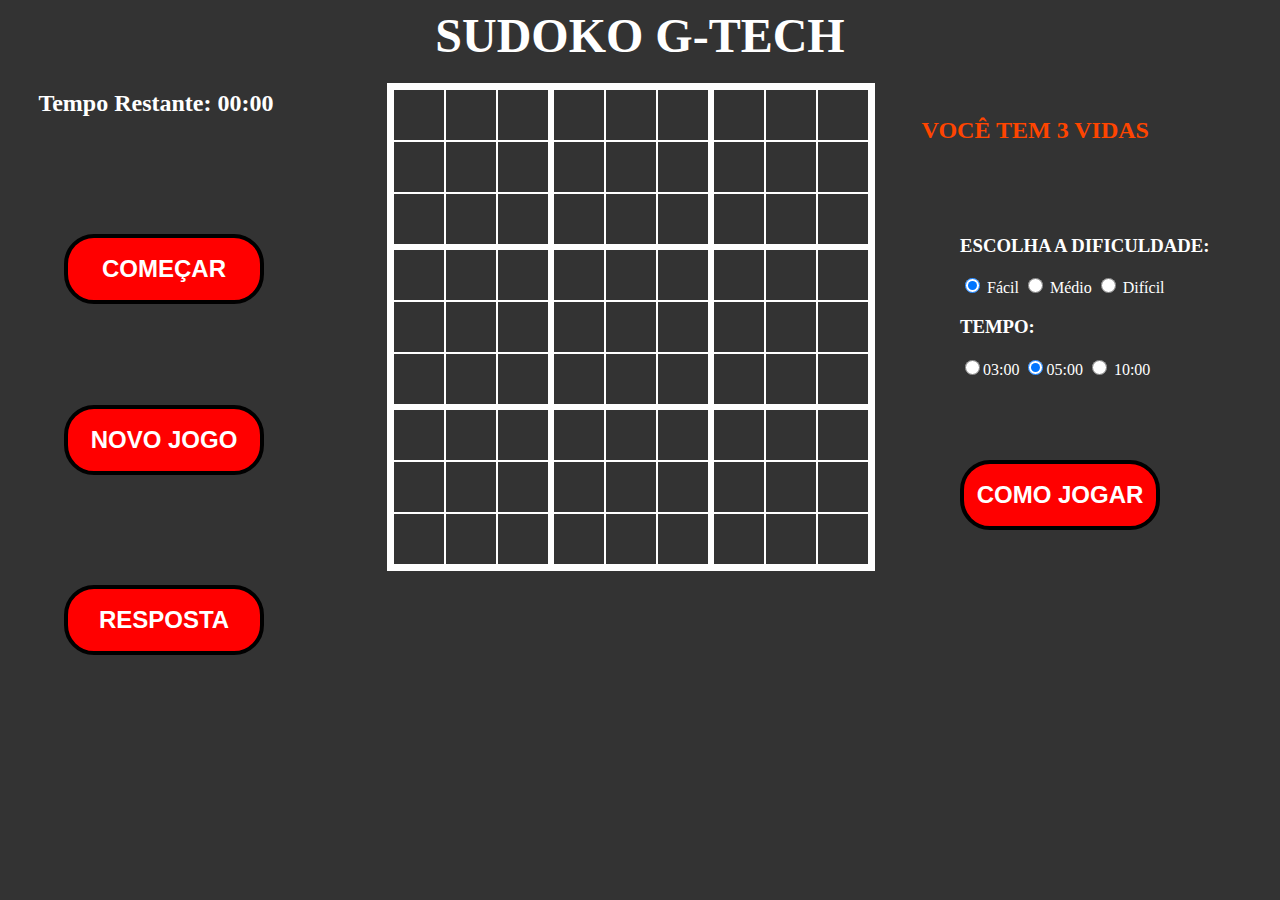
<file: Site da amostra completo/Site da amostra completo/Sudoku Game-20221025T142231Z-001/Sudoku Game/index.html>
<!DOCTYPE html>
<html lang="en">
<head>
    <meta charset="UTF-8">
    <meta http-equiv="X-UA-Compatible" content="IE=edge">
    <meta name="viewport" content="width=device-width, initial-scale=1.0">
    <title>Document</title>
    <!-- link a páin-->
    <link rel="stylesheet" href="style.css">
</head>
<body>

    <!--div que cria o título do jogo na página-->

    <h1>SUDOKO G-TECH</h1>

    <!--div que cria os quadrados que abrigam os números no jogo-->

    <div id="main">
        <div id="row1">
           <div id="box1" class="box"></div>
           <div id="box2" class="box"></div>
           <div id="box3" class="box"></div> 
        </div>
        <div id="row2">
            <div id="box4" class="box"></div>
            <div id="box5" class="box"></div>
            <div id="box6" class="box"></div>
        </div>
        <div id="row3">
            <div id="box7" class="box"></div>
            <div id="box8" class="box"></div>
            <div id="box9" class="box"></div>
        </div>
    </div>
    <!--div que cria os botões da página do jogo-->

    <button type="button" id="start" onclick="start()">COMEÇAR</button>
    <button type="button" id="replay" onclick="replay()">NOVO JOGO</button>
    <button type="button" id="answer" onclick="answer()">RESPOSTA</button>

    <!--div que cria os botões de escolha de dificuldade-->

    <div id="game_type">
        <h3>ESCOLHA A DIFICULDADE:</h3>
        <label><input type="radio" id="easy" class="label" name="diff_level" checked> Fácil</label>
        <label><input type="radio" id="medium" class="label" name="diff_level" > Médio</label>
        <label><input type="radio" id="hard" class="label" name="diff_level"> Difícil</label>

    <!--div que cria os botões de escolha de tempo-->
        <h3>TEMPO:</h3>
        <label><input type="radio" id="time1" class="label" name="time"><span id="time1_min">03</span>:<span id="time1_sec">00</span></label>
        <label><input type="radio" id="time2" class="label" name="time" checked><span id="time2_min">05</span>:<span id="time2_sec">00</span></label>
        <label><input type="radio" id="time3" class="label" name="time"> <span id="time3_min">10</span>:<span id="time3_sec">00</span></label>
        
        <button type="button" id="help" onclick="help()">COMO JOGAR</button>

    </div>
    
    <!-- div que cria o contador de vidas-->

    <div id="lives">VOCÊ TEM <span id="rem_live">3</span> VIDAS</div>

    <!-- div que cria o contador de tempo-->

    <div id="timer">Tempo Restante: <span id="time_min">00</span>:<span id="time_sec">00</span></div>

    <script src="script.js"></script>
    
</body>
</html>
</file>
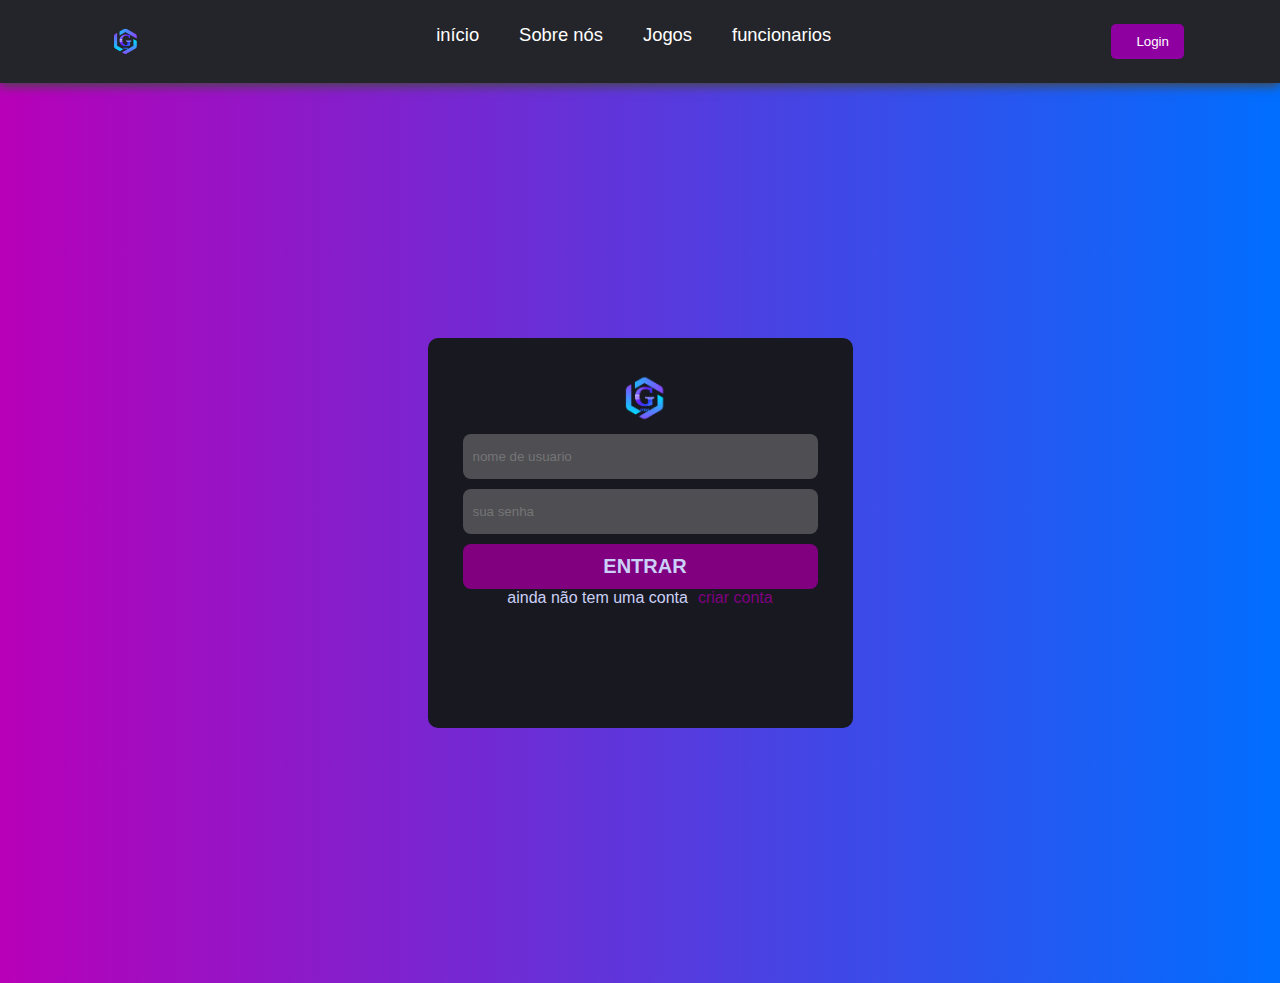
<file: Site da amostra completo/Site da amostra completo/Começar.html>
<!DOCTYPE html>
<html lang="pt-br">
<head>
    <meta charset="UTF-8">
    <link rel="shortcut icon" href="Logoamostra(versão_png).png">
    <meta http-equiv="X-UA-Compatible" content="IE=edge">
    <meta name="viewport" content="width=device-width, initial-scale=1.0">
    <link rel="stylesheet" href="CSScomeçar.css">
    <link rel="stylesheet" href="menu.css">
    <title>Login G-TECH</title>
</head>
<body>
    <header> <!--Comando utilizado para criação de menu com a utilidade de conectar o site-->
        <nav class="nav-bar">
            <div class="logo">
                <a href="HOME_G-tech.html" class="logo"><img src="Logoamostra(versão_png).png" alt="40" width="40"> </a>
            </div>
            <div class="nav-list">
                <ul>
                    <li class="nav-item"><a href="HOME_G-tech.html" class="nav-link">início</a></li>
                    <li class="nav-item"><a href="Sobre nós G-TECH.html" class="nav-link">Sobre nós</a></li>
                    <li class="nav-item"><a href="Jogos G-TECH.html" class="nav-link">Jogos</a></li>
                    <li class="nav-item"><a href="funcionarios.html" class="nav-link">funcionarios</a></li>
                </ul>
            </div>

            <div class="login-button">
                <button><a href="Começar.html">Login</a></button>
            </div>
        </header> 
        <!--Comando utilizado para criação de uma section chamada area-login-->
    <section class="area-login">  
        <!--Comando utilizado para criação de classe chamada login-->
        <div class="login">
            <div>
                <!--Codigo para adicionar a imagem da logo da empresa junto com um link para outra pagina-->
                <a href="HOME_G-tech.html" class="logo"><img src="Logoamostra(versão_png).png"></a>
            </div>
  <!--criação do formulario para o login do site, nome de usuario, senha e entrar-->
            <form method="POST">
                <input type="text" name="nome" placeholder="nome de usuario"autofocus>
                <input type="password" name="senha" placeholder="sua senha">
                <input type="submit" value="entrar">
            </form>
            <!--codigo utilizado para caso o cliente nn tenha conta-->
        <p>ainda não tem uma conta<a href="">criar conta</a></p>    
        </div>
    </section>
</body>
</html>
</file>
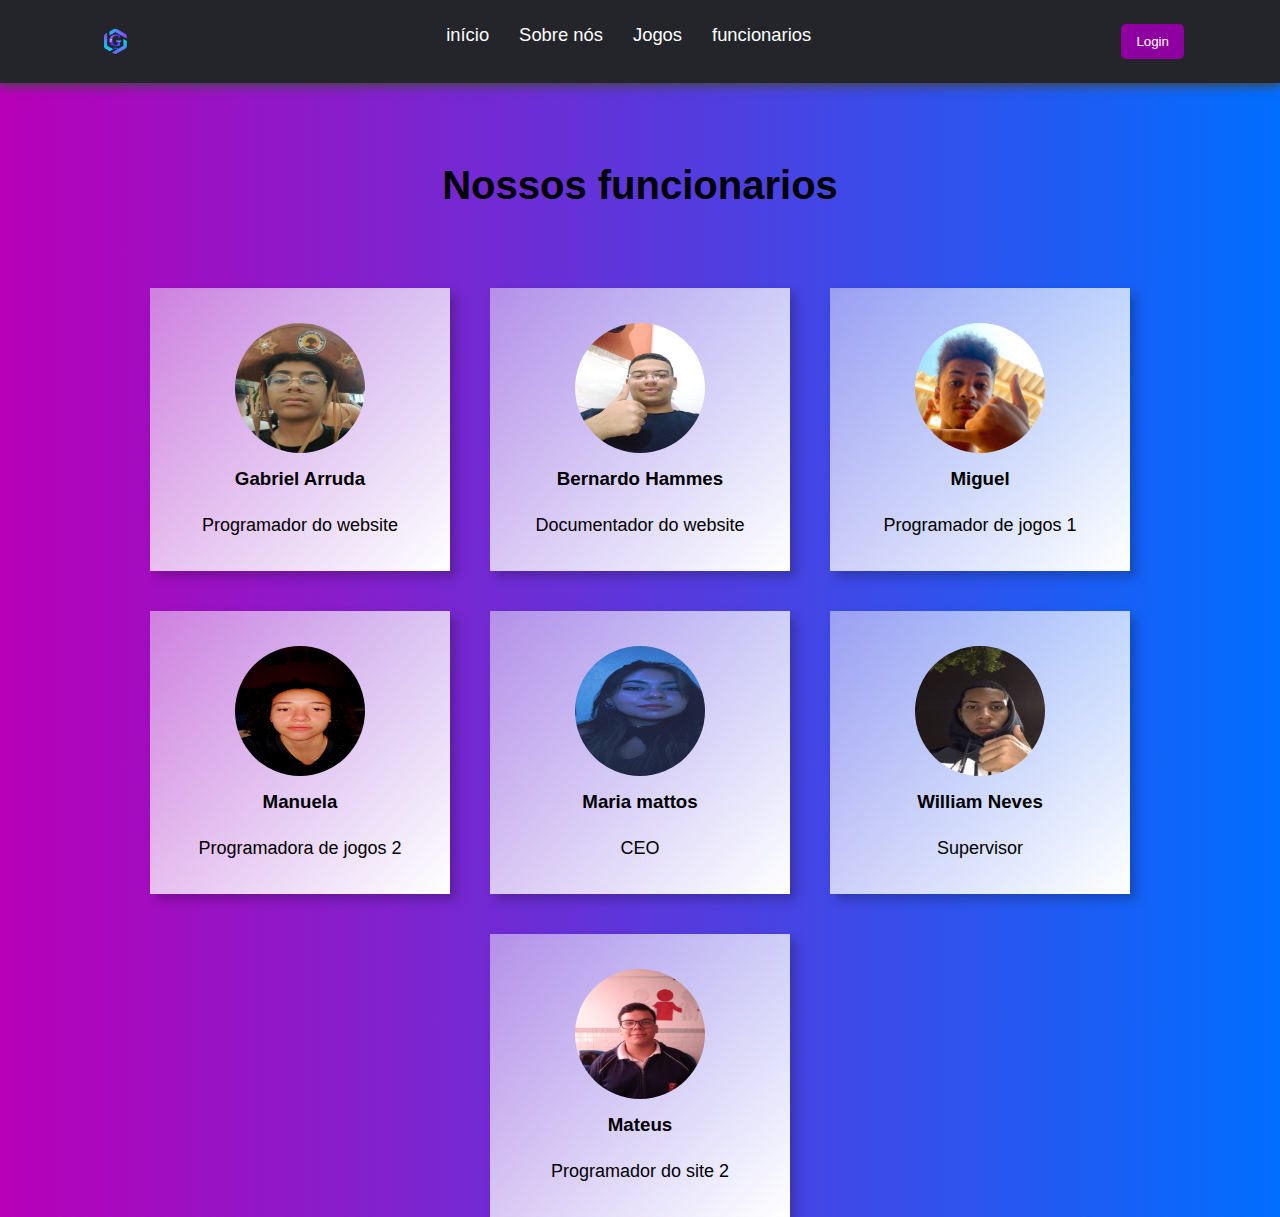
<file: Site da amostra completo/Site da amostra completo/funcionarios.html>
<!DOCTYPE html>
<html lang="pt-br">
<head>
    <meta charset="UTF-8">
    <link rel="shortcut icon" href="Logoamostra(versão_png).png">
    <meta http-equiv="X-UA-Compatible" content="IE=edge">
    <meta name="viewport" content="width=device-width, initial-scale=1.0">
    <link rel="stylesheet" a href="funcionariosstyle.css">
    <link rel="stylesheet" href="menu.css"/>

    <title>FUNCIONARIOS G-TECH</title>
</head>
<body>
    <header>  <!--Comando utilizado para criação de menu com a utilidade de conectar o site-->
        <nav class="nav-bar">
            <div class="logo">
                <a href="HOME_G-tech.html" class="logo"><img src="Logoamostra(versão_png).png" alt="40" width="40"> </a>
            </div>
            <div class="nav-list">
                <ul>
                    <li class="nav-item"><a href="HOME_G-tech.html" class="nav-link">início</a></li>
                    <li class="nav-item"><a href="Sobre nós G-TECH.html" class="nav-link">Sobre nós</a></li>
                    <li class="nav-item"><a href="Jogos G-TECH.html" class="nav-link">Jogos</a></li>
                    <li class="nav-item"><a href="funcionarios.html" class="nav-link">funcionarios</a></li>
                </ul>
            </div>

            <div class="login-button">
                <button><a href="Começar.html">Login</a></button>
            </div>
        </header>
    <h1>Nossos funcionarios</h1>
<!--Comando para criação de section class chamada de cards.-->
    <section class="cards">
<!--Comando para criação de uma div class chamada de card.-->
        <div class="card">
<!--Comando para aderir a imagem e o texto no card-->
    <img class="user" src="Gabriel arruda.jpeg" alt="">
    <h3>Gabriel Arruda </h3>

    <div class="stars">

    </div>
<!--repetição do codigo anterior com leves alterações-->
    <p>Programador do website</p>

        </div>
        
        <div class="card">
            <img class="user" src="Bernardo hammes 2.jpeg" alt="">
            <h3>Bernardo Hammes</h3>
        
            <p>Documentador do website</p>
        </div>

        <div class="card">
            <img class="user" src="Miguel.jpeg" alt="">
            <h3>Miguel </h3>
        
            <p>Programador de jogos 1</p>
        
        </div>

        <div class="card">
            <img class="user" src="Manuela.jpeg" alt="">
            <h3>Manuela </h3>
        
            <p>Programadora de jogos 2</p>
        
        </div>
        
        <div class="card">
            <img class="user" src="duda.jpeg" width="60">
            <h3>Maria mattos </h3>
        
            <p>CEO</p>
        
        </div>
                
        <div class="card">
            <img class="user" src="William neves.jpeg" width="60">
            <h3>William Neves</h3>
        
            <p>Supervisor</p>
        
        </div>
    </div>
    <br>
    <div class="card">
        <img class="user" src="Matues.jpeg" alt="">
        <h3>Mateus</h3>
    
        <p>Programador do site 2</p>
    
    </div>


    </section>

    
</body>
</html>
</file>
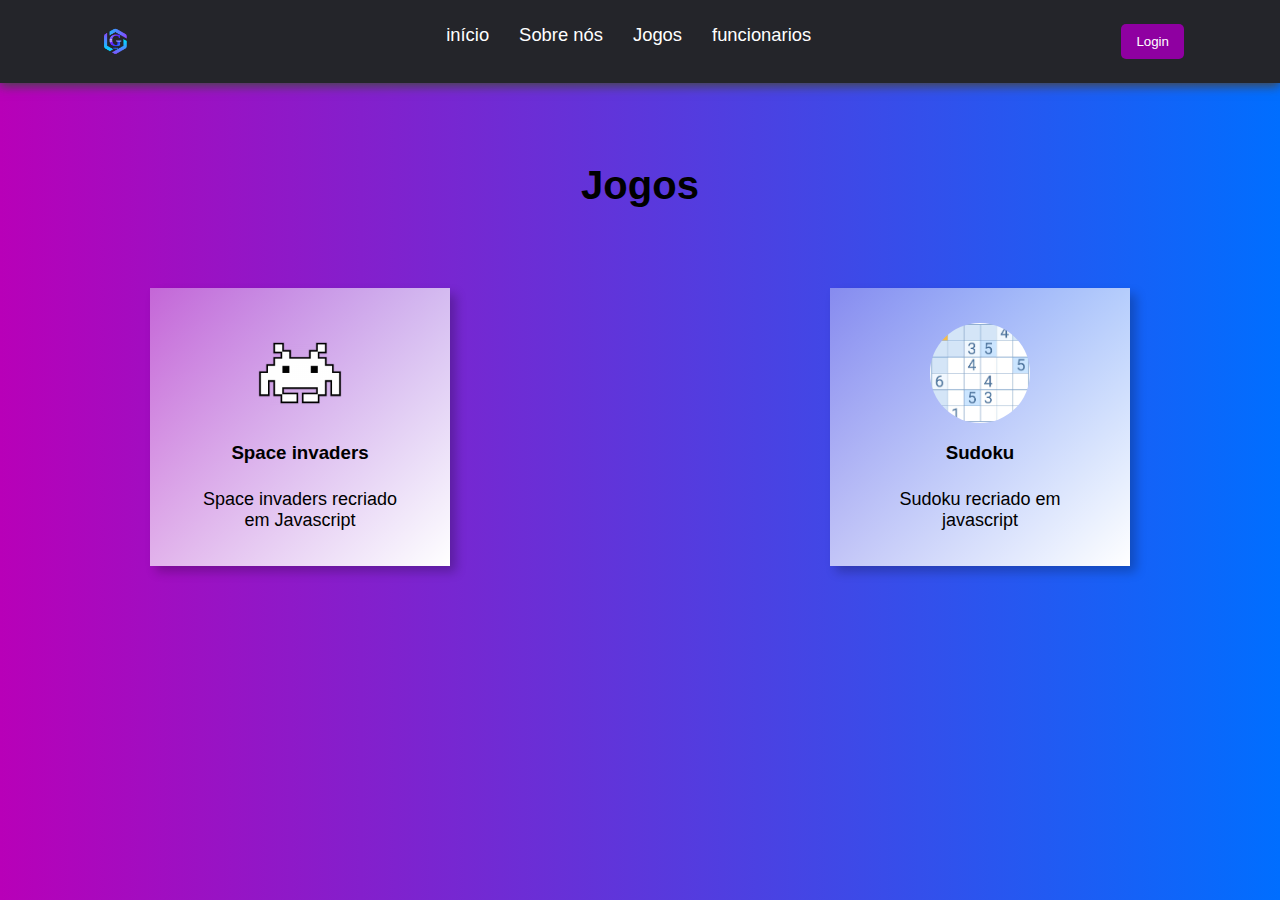
<file: Site da amostra completo/Site da amostra completo/Jogos G-TECH.html>
<!DOCTYPE html>
<html lang="pt-br">
<head>
    <meta charset="UTF-8">
    <link rel="shortcut icon" href="Logoamostra(versão_png).png">
    <meta http-equiv="X-UA-Compatible" content="IE=edge">
    <meta name="viewport" content="width=device-width, initial-scale=1.0">
    <link rel="stylesheet" a href="stylesJOGOS.css">
    <link rel="stylesheet" href="menu.css"/>

    <title>JOGOS G-TECH</title>
</head>
<body>
    <header> <!--Comando para a criação de menu para conectar o site-->
        <nav class="nav-bar">
            <div class="logo">
                <a href="HOME_G-tech.html" class="logo"><img src="Logoamostra(versão_png).png" alt="40" width="40"> </a>
            </div>
            <div class="nav-list">
                <ul>
                    <li class="nav-item"><a href="HOME_G-tech.html" class="nav-link">início</a></li>
                    <li class="nav-item"><a href="Sobre nós G-TECH.html" class="nav-link">Sobre nós</a></li>
                    <li class="nav-item"><a href="Jogos G-TECH.html" class="nav-link">Jogos</a></li>
                    <li class="nav-item"><a href="funcionarios.html" class="nav-link">funcionarios</a></li>
                </ul>
            </div>

            <div class="login-button">
                <button><a href="Começar.html">Login</a></button>
            </div>
        </header>
    <h1>Jogos</h1>
<!--comando pra criar section class e uma div class nos comandos abaixo com a finalidade de criar um card-->
    <section class="cards">

        <div class="card">
<!--comando com a finalidade de criar um link com uma imagem no card-->
            <a href="Teste SPACING INVADERS/index.html"><img class="user" src="spacein.png"></a>
    <h3>Space invaders </h3>

    <div class="stars">

    </div>
    <!--texto do card-->
    <p>Space invaders recriado em Javascript</p>

        </div>
        <br>
        <div class="card">
            <a href="Sudoku Game-20221025T142231Z-001/Sudoku Game/index.html"><img class="user" src="transferir.png"></a>
            <h3>Sudoku</h3>
        
            <p> Sudoku recriado em javascript</p>
        </div>

    </section>

    
</body>
</html>
</file>
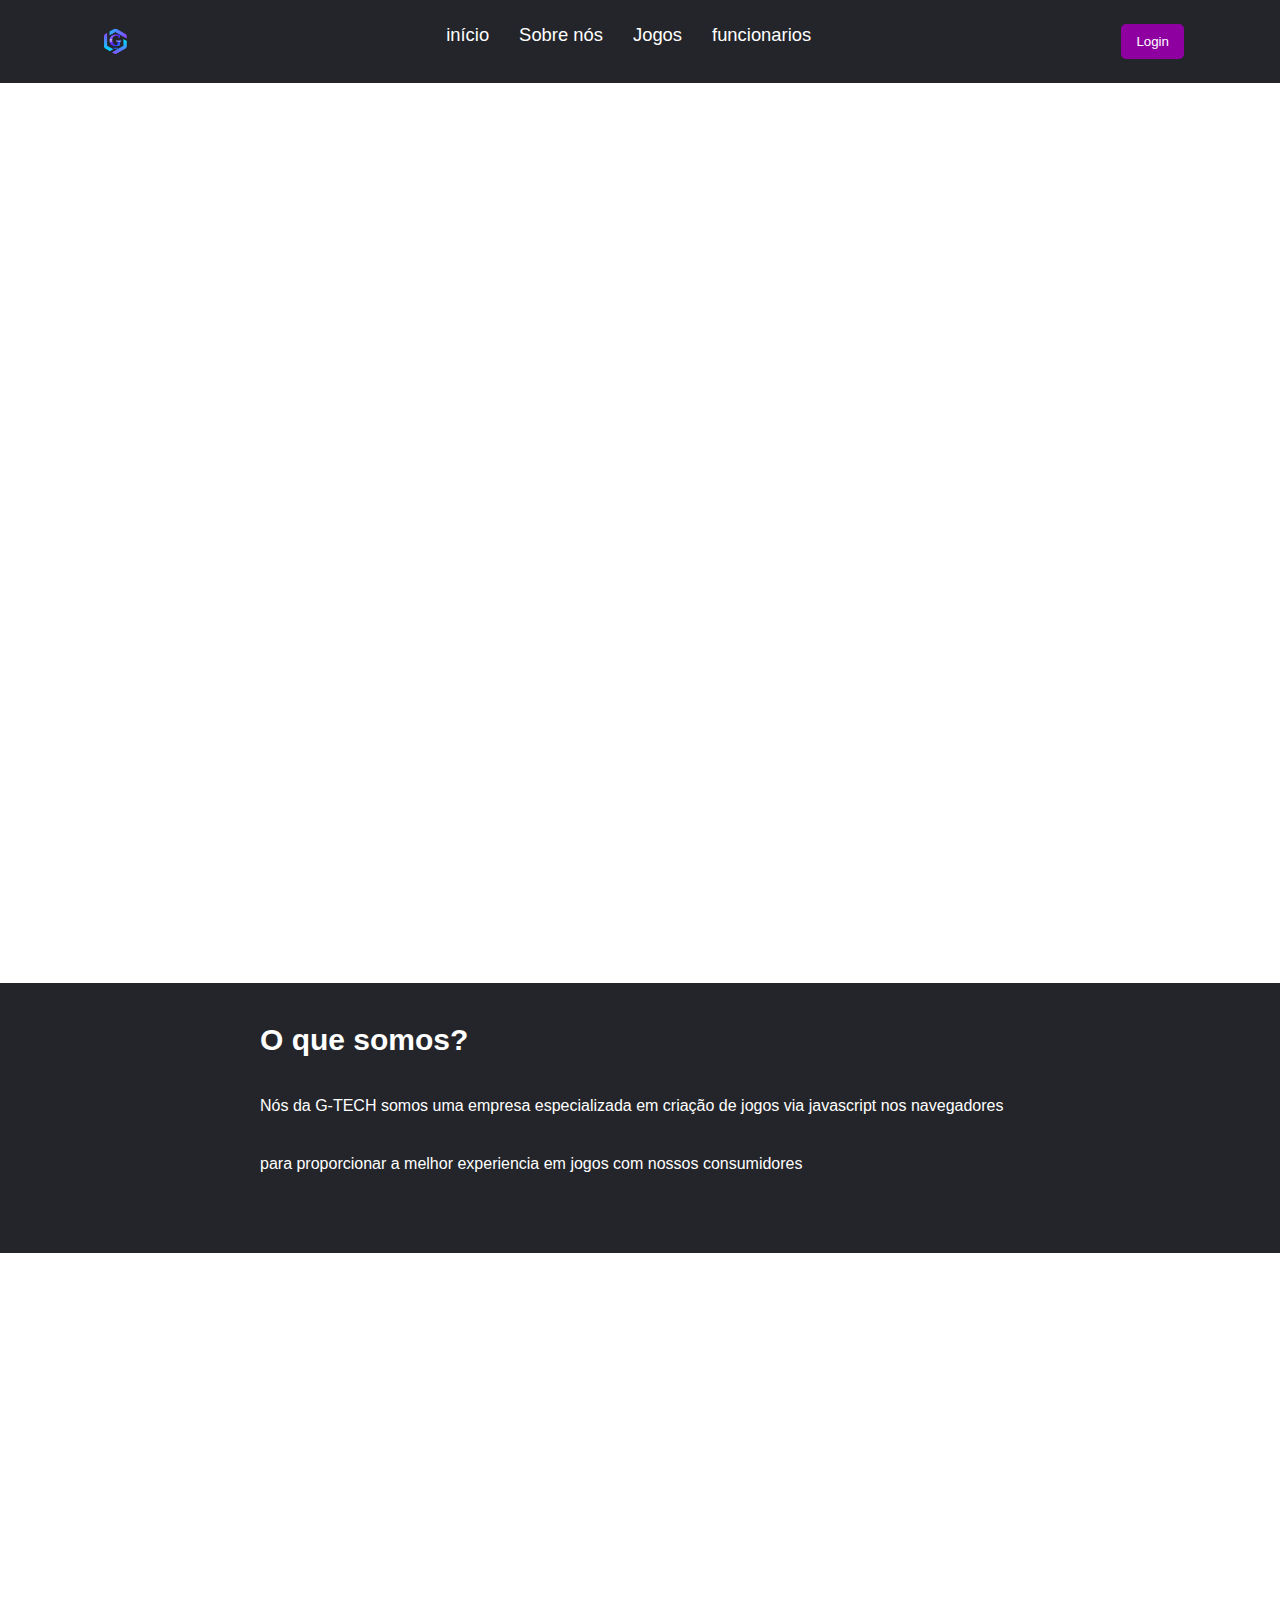
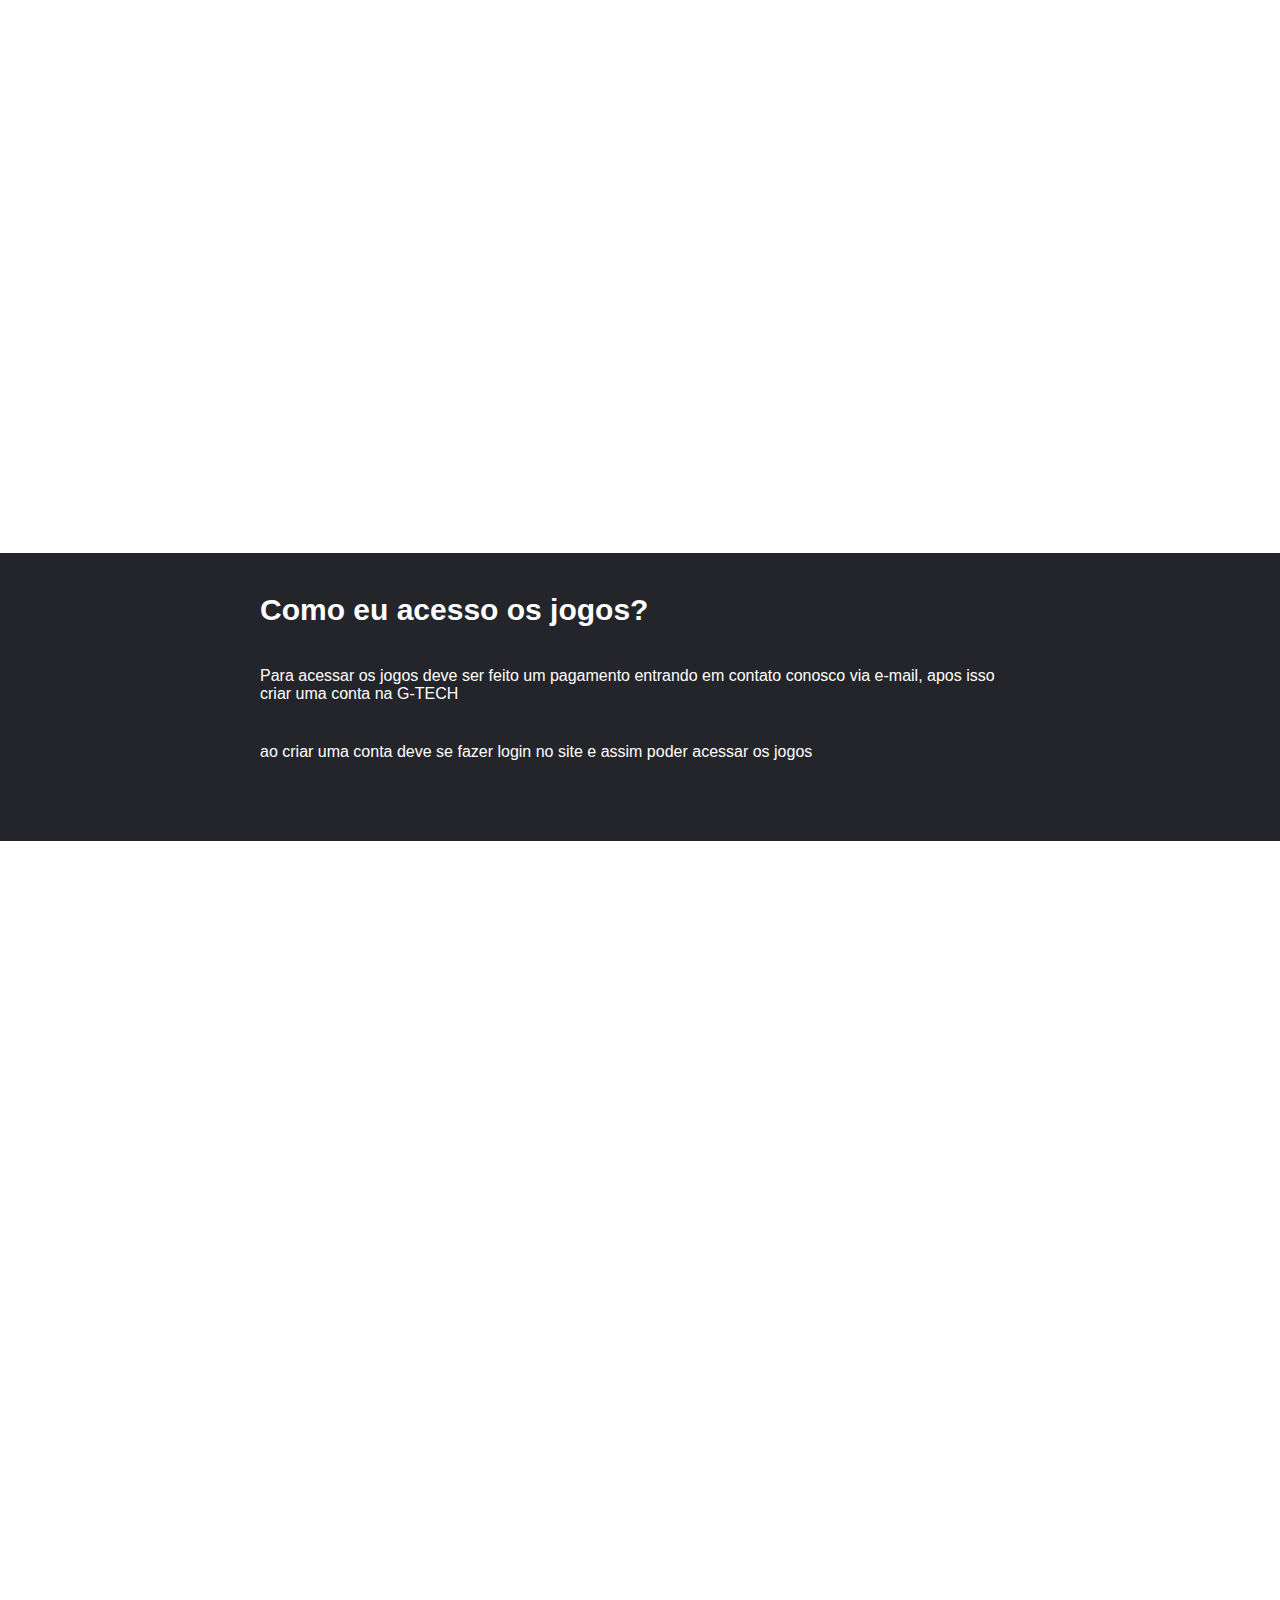
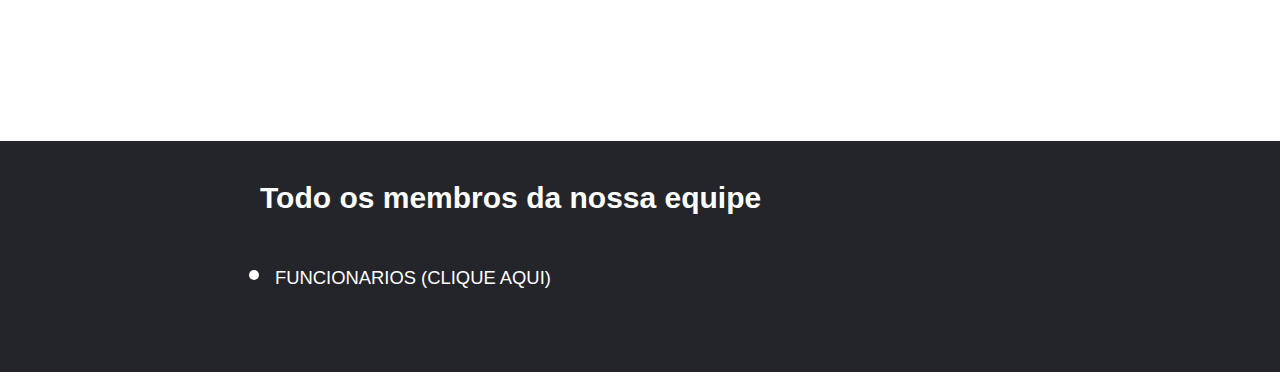
<file: Site da amostra completo/Site da amostra completo/Sobre nós G-TECH.html>
<!DOCTYPE html>
<html lang="pt-br">
<head>
    <meta charset="UTF-8">
    <link rel="shortcut icon" href="Logoamostra(versão_png).png">
    <meta http-equiv="X-UA-Compatible" content="IE=edge">
    <meta name="viewport" content="width=device-width, initial-scale=1.0">
    <link rel="stylesheet" href="stylesobre.css"/>
    <link rel="stylesheet" href="menu.css"/>

    <title>G-TECH</title>
</head>
<body>
    <header><!--Comando para a criação de menu para conectar o site-->
        <nav class="nav-bar">
            <div class="logo">
                <h1><a href="HOME_G-tech.html" class="logo"><img src="Logoamostra(versão_png).png" alt="40" width="40"> </a></h1>
            </div>
            <div class="nav-list">
                <ul>
                    <li class="nav-item"><a href="HOME_G-tech.html" class="nav-link">início</a></li>
                    <li class="nav-item"><a href="Sobre nós G-TECH.html" class="nav-link">Sobre nós</a></li>
                    <li class="nav-item"><a href="Jogos G-TECH.html" class="nav-link">Jogos</a></li>
                    <li class="nav-item"><a href="funcionarios.html" class="nav-link">funcionarios</a></li>
                </ul>
            </div>
            <div class="login-button">
                <button><a href="Começar.html">Login</a></button>
            </div>
        </header>
        <!--comando pra criar a classe wrapper-->
    <div class="wrapper">
        <main>
            <!--Comando para a criação da classe section "module parallax parallax-1"-->
            <section class="module parallax parallax-1">
                <!--comando para criar o texto abaixo-->
                <h1>Seja bem vindo a G-TECH</h1>
            </section>
<!--repetição do codigo anterior com leves alterações nos textos da pagina-->
            <section class="module content">
                <!--criação da div class "container"-->
                <div class="container">
                    <h2>O que somos?</h2>
                    <p>
                        Nós da G-TECH somos uma empresa especializada em criação de jogos via javascript nos navegadores
                    </p>
                    <p>
                        para proporcionar a melhor experiencia em jogos com nossos consumidores
                    </p>
                </div>
            </section>
<!--repetição do codigo anterior com leves alterações nos textos da pagina, no numero da parallax-->
            <section class="module parallax parallax-2">
                <h1>Sobre nós</h1>
            </section>

            <section class="module content">
                <div class="container">
                    <h2>Como eu acesso os jogos?</h2>
                    <p>
                        Para acessar os jogos deve ser feito um pagamento entrando em contato conosco via e-mail, apos isso criar uma conta na G-TECH
                    </p>
                    <p>
                        ao criar uma conta deve se fazer login no site e assim poder acessar os jogos
                    </p>
                </div>
            </section>
            <section class="module parallax parallax-3">
                <h1>Nossos membros</h1>  
            </section>

            <section class="module content">
                <div class="container">
                    <h2>Todo os membros da nossa equipe</h2>
                    <p>
                        <H1><li class="nav-item"><a href="funcionarios.html" class="nav-link">FUNCIONARIOS (CLIQUE AQUI)</a></li></H1>
                    </p>
                </div>
            </section>

        </main>
    </div>
</body>
</html>
</file>
<file: Site da amostra completo/Site da amostra completo/Sudoku Game-20221025T142231Z-001/Sudoku Game/style.css>
/*manipula as propriedades do corpo da página HTML*/
body{
   background-color: #333333;
   color:white
}
/*posiciona e estiliza o título do jogo na página*/
h1{
    margin-top: 0%;
    text-align: CENTER;
    font-family: CURSIVE;
    font-size: XXX-LARGE;
}
/*posiciona e estiliza os quadrados de jogo*/
.box{
    height: 156px;
    width: 156px;
    border: solid white 2px;
    background-color: #333333;
    display: grid;
    grid-template-columns: auto auto auto;
}
#main{
    height: 480px;
    width: 480px;
    border: solid white 4px;
    display: flex;
    flex-direction: row;
    margin-left: 30%;
    margin-top: -1%;
}
.cell{
    height: 50px;
    width: 50px;
    border: solid white 1px;
    text-align: center;
    background-color: #333333;
    text-align: center;
    font-size: x-large;
    font-weight: bold;
}
input{
    height: 45px;
    width: 44px;
    border: none;
    text-align: center;
    font-size: x-large;
    font-weight: bold;
    background-color: #333333;
    color: white;
}
/*posiciona e estiliza os botões*/
button{
    height: 70px;
    width: 200px;
    font-size: x-large;
    font-weight: bold;
    background-color: red;
    border: solid 4px black;
    border-radius: 30px;
    color: white;
    position: absolute;
    cursor: pointer;
}
/*posiciona o botão "começar" na tela*/
#start{
    top: 26%;
    left: 5%;
}
/*posiciona o botão "novo jogo" na tela*/
#replay{
    top: 45%;
    left: 5%;
}
/*posiciona o botão "resposta" na tela*/
#answer{
    top: 65%;
    left: 5%;
}
/*posiciona os botões de escolha de nível na tela*/
#game_type{
    position: absolute;
    top: 24%;
    left: 75%;
    
}

.label{
    height: 15px;
    width: 15px;
    cursor: pointer;
}
/*posiciona o botão "ajuda" na tela*/
#help{
    left: 0%;
    top: 150%;
}
/*posiciona e estiliza o contador de vidas na página*/
#lives{
    position: absolute;
    top: 13%;
    left: 72%;
    color: orangered;
    font-weight: bold;
    font-size: x-large;
}
/*posiciona e estiliza o temporizador na página*/
#timer{
    top: 10%;
    position: absolute;
    left: 3%;
    font-size: x-large;
    color: white;
    font-weight: bold;
    
}
</file>
<file: Site da amostra completo/Site da amostra completo/CSScomeçar.css>
/*codigo utilizado para personalizar os codigos presentes no body*/
body{
    background-image: linear-gradient(to right, rgb(184, 0, 184) , rgb(0, 110, 255));;   
    font-family: Arial, Helvetica, sans-serif;
    overflow: hidden;
}

/*codigo utilizado para personalizar os codigos presentes no classe chamada area-login*/
.area-login{
    display: flex;
    justify-content: center;
    align-items: center;
    height: 100vh;
    justify-content: center;
    align-items: center;
}
/*codigo utilizado para personalizar os codigos presentes na classe chamda login*/
.login{
    display: flex;
    flex-direction: column;
    align-items: center;
    background-color: #181920;
    border-radius: 10px;
    width: 355px;
    height: 320px;
    padding: 35px;
}
/*codigo utilizado para personalizar os codigos presentes na div class login na parte do formulario*/
.login form{
    display: flex;
    flex-direction: column;   
    width: 100%;
   
}

/*codigo utilizado para personalizar os codigos presentes na div class login na parte do input*/
.login input{
    margin-top: 10px;
    background-color: #4e4e53;
    padding-left: 10px;
    color: #cbd0f7;
    border: none;
    height: 45px;
    outline: none;
    border-radius: 8px;
}
/*codigo utilizado para personalizar as imagems presentes na div class "Login"*/
.login img{
    width: 65px;
    height: auto;
}
/*codigo utilizado para personalizar os comandos com o codigo de placeholder na div class "Login"*/
.login::placeholder{
    color: #cbd0f7;
    font-size: 14px;
}
/*codigo usado para personalizar comandos do form que tenha o type submite*/
form [type="submit"]{
    display: block;
    background-color: #800080;
    font-size: 20px;
    text-transform: uppercase;
    font-weight: bold;
}
/* codigo utilizado para personalizar os comandos que estão comandos P*/
P{
    color: #cbd0f7;
}
/* Codigo utilizado para personalizar os comandos que estão dentro do comando A*/
a{
    color: #800080;
    text-decoration: none;
    margin-left: 10px;
}
</file>
<file: Site da amostra completo/Site da amostra completo/menu.css>
/* comando utilizado para personalizar todos os elementos do site*/
* {
    padding: 0;
    margin: 0;
    font-family: 'inter', sans-serif;
}

/* comando utilizado para personalizar todos os elementos dentro da header*/
header{
    background-color: #24252a;
    box-shadow: 0px 3px 10px #464646;
}

/* comando utilizado para personalizar todos os elementos dentro da classe nav-bar*/
.nav-bar{
    display: flex;
    justify-content: space-between;
    padding: 1.5rem 6rem;
}
/* comando utilizado para personalizar todos os elementos dentro da classe logo*/
.logo {
    display: flex;
    align-items: center;
}
/* comando utilizado para personalizar todos os elementos dentro da classe logo e que estão dentro do codigo <h1>*/
.logo h1 {
    color: #fff;
}
/* comando utilizado para personalizar todos os elementos dentro da classe nav-list*/
.nav.list {
    display: flex;
    align-items: center;
}

.nav-list ul{
    display: flex;
    justify-content: center;
    list-style: none;
}
/* comando utilizado para personalizar todos os elementos dentro da classe nav-item*/
.nav-item {
    margin: 0 15px;
}
/* comando utilizado para personalizar todos os elementos dentro da classe nav-link*/
.nav-link {
    text-decoration: none;
    font-size: 1.15rem;
    color: #fff;
    font-weight: 400;
}


/* comando utilizado para personalizar todos os elementos dentro da classe login-button que estejam dentro do codigo <button>*/

.login-button button{
    border: none;
    background-color: #8f00a1;
    padding: 10px 15px;
    border-radius: 5px;
}
/* comando utilizado para personalizar todos os elementos dentro da classe login-button que estejam dentro do codigo <button> e do codigo <a>*/
.login-button button a {
    text-decoration: none;
    color: #fff;
    font-weight: 500;

}
/* comando utilizado para personalizar todos os elementos dentro da classe mobile-menu-icon*/
.mobile-menu-icon {
    display: none;
}

/* comando utilizado para personalizar todos os elementos dentro da classe mobile-menu*/
.mobile-menu {
    display: none;
}

/* comando responsavel por personaliza diferentes tipos de media, nesse caso esta modificando a max-width da screem*/
@media screen and (max-width: 730px) {
    .nav-bar {
        padding: 1.5rem 4rem;
    }
	/* comando utilizado para personalizar todos os elementos dentro da classe nav-item*/
    .nav-item {
        display: none;
    }
/* comando utilizado para personalizar todos os elementos dentro da classe login-button*/
    .login-buton {
        display: none;
    }
	/* comando utilizado para personalizar todos os elementos dentro da classe mobile-menu-icon*/
    .mobile-menu-icon {
        display: block;
    }
/* comando utilizado para personalizar todos os elementos dentro da classe  mobile-menu-icon  que estejam dentro do codigo <button>*/
    .mobile-menu-icon button {
        background-color: transparent;
        border: none;
        cursor: pointer;
    }
	/* comando utilizado para personalizar todos os elementos dentro da classe  mobile-menu-icon  que estejam dentro do codigo <ul>*/
    .mobile-menu ul{
        display: flex;
        flex-direction: column;
        text-align: center;
        padding-bottom: 1rem;
    }
	/* comando utilizado para personalizar todos os elementos dentro da classe mobile-menu e da classe nav-item*/
    .mobile-menu .nav-item{
        display: block;
        padding-top: 1.2rem;
    }
	/* comando utilizado para personalizar todos os elementos dentro da classe mobile-menu e da classe login-button*/
    .mobile-menu .login-button {
        display: block;
        padding: 1rem 2rem;
    }
/* comando utilizado para personalizar todos os elementos dentro da classe  mobile-menu e da classe login-button  que estejam dentro do codigo <button>*/
    .mobile-menu .login-button button{
        width: 100%;
    }

 


}
</file>
<file: Site da amostra completo/Site da amostra completo/funcionariosstyle.css>
/* comando utilizado para personalizar todos os elementos do site*/
* {
    margin: 0;
    padding: 0;
    box-sizing: border-box;
}
/* personalizar os comandos em HTML dentro do body*/
html, body {
    height: 100;
}
/* personalizar os comandos que estão dentro do body*/
body {
    background-image: linear-gradient(to right, rgb(184, 0, 184) , rgb(0, 110, 255));;   
}
/* personalizar os comandos que estão dentro de H1*/
h1 {
    display: flex;
    justify-content: center;

    margin: 5rem 0  5rem 0;

    font-family: Arial, Helvetica, sans-serif;
    font-size: 40px;
}
/* personalizar os comandos que estão dentro da classe cards*/
.cards {
    display: grid;
    grid-template-columns: repeat(3, 1fr);
    max-width: 980px;
    margin: 0 auto;
    grid-gap: 40px;
}
/* personalizar os comandos que estão dentro da classe card*/
.card {   
    background-image: linear-gradient(to bottom right, rgba(255, 255, 255, 0.473), rgb(255, 255, 255));

    display: flex;
    flex-direction: column;
    align-items: center;

    padding: 35px 40px;

    box-shadow: 6px 6px 10px rgba(0, 0, 0, 0.233);
}
/* personalizar os elementos que estão dentro da classe card que estão dentro da classe user*/
.card .user {
    width: 130px;
    height: 130px;
    border-radius: 50%;

    margin-bottom: 15px;
}
/* personalizar os comandos que estão dentro da classe card que estão dentro do comando H3*/

.card h3{
    font-family: Arial, Helvetica, sans-serif;
    margin-bottom: 5px;
}
/* personalizar os elementos que estão dentro do comando P*/
p{
    margin-top: 20px;
    text-align: center;
    font-family: Arial, Helvetica, sans-serif;

    font-size: 18px;
}
</file>
<file: Site da amostra completo/Site da amostra completo/stylesJOGOS.css>
/* comando utilizado para personalizar todos os elementos do site*/
* {
    margin: 0;
    padding: 0;
    box-sizing: border-box;
}
/* personalizar os comandos em HTML dentro do body*/
html, body {
    height: 100;
}
/* personalizar os comandos que estão dentro do body*/
body {
    background-image: linear-gradient(to right, rgb(184, 0, 184) , rgb(0, 110, 255));;   
}
/* personalizar os comandos que estão dentro de H1*/
h1 {
    display: flex;
    justify-content: center;

    margin: 5rem 0  5rem 0;

    font-family: Arial, Helvetica, sans-serif;
    font-size: 40px;
}
/* personalizar os comandos que estão dentro da classe cards*/
.cards {
    display: grid;
    grid-template-columns: repeat(3, 1fr);
    max-width: 980px;
    margin: 0 auto;
    grid-gap: 40px;
}
/* personalizar os comandos que estão dentro da classe card*/
.card {   
    background-image: linear-gradient(to bottom right, rgba(255, 255, 255, 0.37), rgb(255, 255, 255));

    display: flex;
    flex-direction: column;
    align-items: center;

    padding: 35px 40px;

    box-shadow: 6px 6px 10px rgba(0, 0, 0, 0.233);
}
/* personalizar os elementos que estão dentro da classe card que estão dentro da classe user*/
.card .user {
    width: 100px;
    height: 100px;
    border-radius: 50%;

    margin-bottom: 15px;
}

/* personalizar os comandos que estão dentro da classe card que estão dentro do comando H3*/
.card h3{
    font-family: Arial, Helvetica, sans-serif;
    margin-bottom: 5px;
}
/* personalizar os elementos que estão dentro do comando P*/
p{
    margin-top: 20px;
    text-align: center;
    font-family: Arial, Helvetica, sans-serif;

    font-size: 18px;
}
</file>
<file: Site da amostra completo/Site da amostra completo/stylesobre.css>
/* personalizar os comandos que estão dentro do body*/
body{
    margin:0;
    padding:0;
    color: #fff;
    font-family: sans-serif;
    word-wrap: break-word;
    overflow-wrap: break-word;

}
/* personalizar os elementos que estão dentro dos comandos h1,h2,h3,h4,h5 e h6*/
h1,h2,h3,h4,h5,h6{
    font-weight: 900;
    color: #fff;
}

/* pesonalizar os elementos que estão dentro da classe wrapper*/
.wrapper{
    width: 100%;
    margin: 0 auto;
}
/* pesonalizar os elementos que estão dentro da classe main*/
main{
    display: block;
    background-color: #fff;
}
/* pesonalizar os elementos que estão dentro da classe container*/
.container{
    width: 100%;
    max-width: 760px;
    margin: 0 auto;
    padding: 0;
}


/* personalizar os elementos que estão dentro da section class module e estão em comando P*/
section.module p{
    margin-bottom: 40px;
}
/* personalizar os elementos que estão dentro da section class module e os coloca no comando last-child*/
section.module:last-child{
    margin-bottom: 0;
}

/* personalizar os elementos que estão dentro da section class module e estão em comando H2*/
section.module h2{
    margin-bottom: 40px;
    font-size: 30px;
}
/* personalizar os elementos que estão dentro da section class module e estão na classe content*/
section.module.content{
    padding: 40px 0;
    background: #24252a;
}
/* personalizar os elementos que estão dentro section class module parallax*/
section.module.parallax{
    display: flex;
    flex-direction: column;
    justify-content: center;
    height: 100vh !important;
    width: 100%;
    position: relative;
    overflow: hidden;
    background-position: 50% 50%;
    background-repeat: no-repeat;
    background-attachment: fixed;
    background-size: cover;
    -webkit-background-size: cover;
    -moz-background-size: cover;
    -o-background-size: cover;
}

/* personalizar os elementos que estão dentro da section class module e os coloca no comando after*/
section.module.parallax:after{
    content: "";
    height: 100%;
    width: 100%;
    position: absolute;
    z-index: 8;
    background: -moz-linear-gradient(to bottom, rgba(0,0,0,0) 0, rgba(0,0,0,0) 40% #000 100% );
    background: -webkit-linear-gradient(to bottom, rgba(0,0,0,0) 0, rgba(0,0,0,0) 40% #000 100% );
    background:  linear-gradient(to bottom, rgba(0,0,0,0) 0, rgba(0,0,0,0) 40% #000 100% );
}


/* personalizar os elementos que estão dentro section class module parallax-1*/
section.module.parallax-1{
    background-image: url("https://wallpaper.dog/large/10753320.jpg");
}
/* personalizar os elementos que estão dentro section class module parallax-2*/
section.module.parallax-2{
    background-image: url("https://images.pling.com/img/00/00/60/79/16/1572553/03b5a1c2ac384040f5a1c792a836a15673cf8be7bc2f45428ea53a7ddc4e0aa1987b.jpg");
}
/* personalizar os elementos que estão dentro section class module parallax-3*/
section.module.parallax-3{
    background-image: url("https://wallpaper.dog/large/10753336.jpg");
}
/* personalizar os elementos que estão dentro section class module parallax, que estão atribuidos ao comando H1*/
section.module.parallax h1{
    color:#fff;
    text-align: center;
    font-size:78px;
    z-index: 50;
    text-transform: uppercase;
}
</file>
